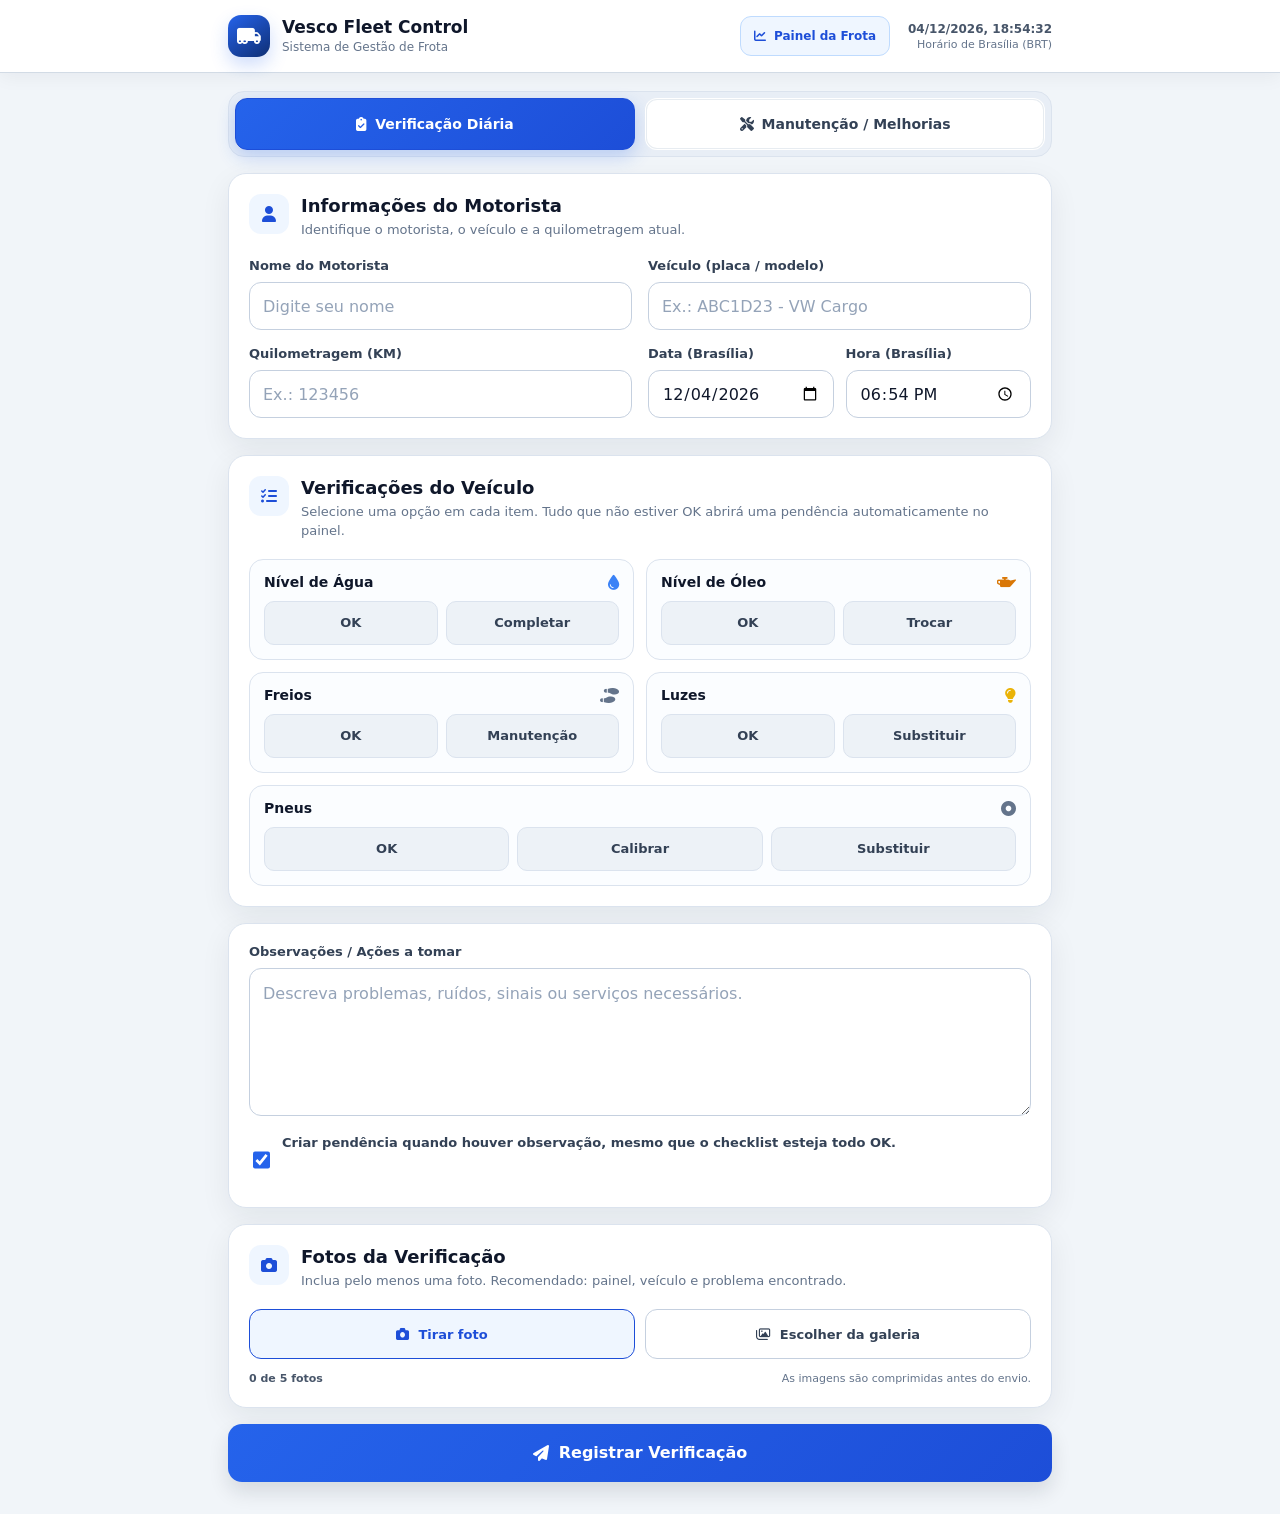
<file: index.html>
<!doctype html>
<html lang="pt-BR">
<head>
  <meta charset="utf-8">
  <meta name="viewport" content="width=device-width, initial-scale=1, viewport-fit=cover">
  <meta name="theme-color" content="#0f2f74">

  <title>Vesco Fleet Control</title>

  <link rel="icon" type="image/png" href="https://cdn.abacus.ai/images/67a2cff5-4c77-47db-9276-c31e8ad096bd.png">
  <link rel="preconnect" href="https://cdnjs.cloudflare.com">
  <link rel="stylesheet" href="https://cdnjs.cloudflare.com/ajax/libs/font-awesome/6.4.0/css/all.min.css">
  <link rel="stylesheet" href="styles.css">
  <script src="config.js"></script>
  <script src="script.js" defer></script>
</head>

<body>
  <header class="app-header">
    <div class="header-content">
      <div class="brand">
        <div class="brand-icon" aria-hidden="true">
          <i class="fa-solid fa-truck-moving"></i>
        </div>

        <div class="brand-copy">
          <strong>Vesco Fleet Control</strong>
          <span>Sistema de Gestão de Frota</span>
        </div>
      </div>

      <div class="header-actions">
        <a class="admin-shortcut" href="admin.html" title="Abrir painel administrativo">
          <i class="fa-solid fa-chart-line" aria-hidden="true"></i>
          <span>Painel da Frota</span>
        </a>
        <div class="header-clock">
          <strong id="currentDateTime">Carregando...</strong>
          <span>Horário de Brasília (BRT)</span>
        </div>
      </div>
    </div>
  </header>

  <main class="app-shell">
    <nav class="tabs" aria-label="Tipos de registro">
      <button
        id="tabCheck"
        class="tab-button tab-button--check is-active"
        type="button"
        role="tab"
        aria-selected="true"
        aria-controls="sectionCheck"
      >
        <i class="fa-solid fa-clipboard-check" aria-hidden="true"></i>
        <span>Verificação Diária</span>
      </button>

      <button
        id="tabMaint"
        class="tab-button tab-button--maintenance"
        type="button"
        role="tab"
        aria-selected="false"
        aria-controls="sectionMaint"
      >
        <i class="fa-solid fa-screwdriver-wrench" aria-hidden="true"></i>
        <span>Manutenção / Melhorias</span>
      </button>
    </nav>

    <!-- VERIFICAÇÃO DIÁRIA -->
    <section id="sectionCheck" class="tab-panel" role="tabpanel" aria-labelledby="tabCheck">
      <form id="checkForm" novalidate>
        <article class="card">
          <div class="card-heading">
            <div class="card-heading__icon card-heading__icon--blue" aria-hidden="true">
              <i class="fa-solid fa-user"></i>
            </div>

            <div>
              <h1>Informações do Motorista</h1>
              <p>Identifique o motorista, o veículo e a quilometragem atual.</p>
            </div>
          </div>

          <div class="form-grid">
            <div class="field-group">
              <label for="driverName">Nome do Motorista</label>
              <input
                id="driverName"
                name="driverName"
                type="text"
                maxlength="150"
                autocomplete="name"
                placeholder="Digite seu nome"
                required
              >
            </div>

            <div class="field-group">
              <label for="vehicleCheck">Veículo (placa / modelo)</label>
              <input
                id="vehicleCheck"
                name="vehicleCheck"
                list="vehicleOptions"
                type="text"
                maxlength="200"
                placeholder="Ex.: ABC1D23 - VW Cargo"
                required
              >
            </div>

            <div class="field-group">
              <label for="kmCheck">Quilometragem (KM)</label>
              <input
                id="kmCheck"
                name="kmCheck"
                type="number"
                min="0"
                step="1"
                inputmode="numeric"
                placeholder="Ex.: 123456"
                required
              >
            </div>

            <div class="date-time-grid">
              <div class="field-group">
                <label for="dateCheck">Data (Brasília)</label>
                <input id="dateCheck" name="dateCheck" type="date" required>
              </div>

              <div class="field-group">
                <label for="timeCheck">Hora (Brasília)</label>
                <input id="timeCheck" name="timeCheck" type="time" required>
              </div>
            </div>
          </div>
        </article>

        <article class="card">
          <div class="card-heading">
            <div class="card-heading__icon card-heading__icon--blue" aria-hidden="true">
              <i class="fa-solid fa-list-check"></i>
            </div>

            <div>
              <h2>Verificações do Veículo</h2>
              <p>Selecione uma opção em cada item. Tudo que não estiver OK abrirá uma pendência automaticamente no painel.</p>
            </div>
          </div>

          <div class="check-grid">
            <div class="check-item">
              <div class="check-item__title">
                <span>Nível de Água</span>
                <i class="fa-solid fa-droplet check-icon check-icon--water" aria-hidden="true"></i>
              </div>

              <div class="toggle-group" role="group" aria-label="Nível de água">
                <button type="button" data-field="water" data-value="ok" class="toggle-btn">OK</button>
                <button type="button" data-field="water" data-value="complete" class="toggle-btn">Completar</button>
              </div>

              <input type="hidden" id="waterStatus" value="">
            </div>

            <div class="check-item">
              <div class="check-item__title">
                <span>Nível de Óleo</span>
                <i class="fa-solid fa-oil-can check-icon check-icon--oil" aria-hidden="true"></i>
              </div>

              <div class="toggle-group" role="group" aria-label="Nível de óleo">
                <button type="button" data-field="oil" data-value="ok" class="toggle-btn">OK</button>
                <button type="button" data-field="oil" data-value="change" class="toggle-btn">Trocar</button>
              </div>

              <input type="hidden" id="oilStatus" value="">
            </div>

            <div class="check-item">
              <div class="check-item__title">
                <span>Freios</span>
                <i class="fa-solid fa-shoe-prints check-icon check-icon--neutral" aria-hidden="true"></i>
              </div>

              <div class="toggle-group" role="group" aria-label="Freios">
                <button type="button" data-field="brakes" data-value="ok" class="toggle-btn">OK</button>
                <button type="button" data-field="brakes" data-value="maintenance" class="toggle-btn">Manutenção</button>
              </div>

              <input type="hidden" id="brakesStatus" value="">
            </div>

            <div class="check-item">
              <div class="check-item__title">
                <span>Luzes</span>
                <i class="fa-solid fa-lightbulb check-icon check-icon--lights" aria-hidden="true"></i>
              </div>

              <div class="toggle-group" role="group" aria-label="Luzes">
                <button type="button" data-field="lights" data-value="ok" class="toggle-btn">OK</button>
                <button type="button" data-field="lights" data-value="replace" class="toggle-btn">Substituir</button>
              </div>

              <input type="hidden" id="lightsStatus" value="">
            </div>

            <div class="check-item check-item--wide">
              <div class="check-item__title">
                <span>Pneus</span>
                <i class="fa-solid fa-circle-dot check-icon check-icon--neutral" aria-hidden="true"></i>
              </div>

              <div class="toggle-group toggle-group--three" role="group" aria-label="Pneus">
                <button type="button" data-field="tires" data-value="ok" class="toggle-btn">OK</button>
                <button type="button" data-field="tires" data-value="pressure" class="toggle-btn">Calibrar</button>
                <button type="button" data-field="tires" data-value="replace" class="toggle-btn">Substituir</button>
              </div>

              <input type="hidden" id="tiresStatus" value="">
            </div>
          </div>
        </article>

        <article class="card">
          <div class="field-group">
            <label for="observationsCheck">Observações / Ações a tomar</label>
            <textarea
              id="observationsCheck"
              name="observationsCheck"
              rows="5"
              maxlength="2000"
              placeholder="Descreva problemas, ruídos, sinais ou serviços necessários."
            ></textarea>
            <label class="inline-check">
              <input id="createObservationPending" type="checkbox" checked>
              <span>Criar pendência quando houver observação, mesmo que o checklist esteja todo OK.</span>
            </label>
          </div>
        </article>

        <article class="card photo-card" data-photo-section="check">
          <div class="card-heading">
            <div class="card-heading__icon card-heading__icon--blue" aria-hidden="true">
              <i class="fa-solid fa-camera"></i>
            </div>

            <div>
              <h2>Fotos da Verificação</h2>
              <p>Inclua pelo menos uma foto. Recomendado: painel, veículo e problema encontrado.</p>
            </div>
          </div>

          <div class="photo-actions">
            <button type="button" class="photo-action-button" data-photo-camera="check">
              <i class="fa-solid fa-camera" aria-hidden="true"></i>
              <span>Tirar foto</span>
            </button>

            <button type="button" class="photo-action-button photo-action-button--secondary" data-photo-gallery="check">
              <i class="fa-regular fa-images" aria-hidden="true"></i>
              <span>Escolher da galeria</span>
            </button>
          </div>

          <input id="checkCameraInput" class="visually-hidden" type="file" accept="image/*" capture="environment">
          <input id="checkGalleryInput" class="visually-hidden" type="file" accept="image/*" multiple>

          <div class="photo-meta">
            <span id="checkPhotoCount">0 de 5 fotos</span>
            <span>As imagens são comprimidas antes do envio.</span>
          </div>

          <div id="checkPhotoPreview" class="photo-preview-grid" aria-live="polite"></div>
          <p id="checkPhotoError" class="photo-error" hidden>Adicione pelo menos uma foto.</p>
        </article>

        <button id="submitCheck" class="submit-button submit-button--check" type="submit">
          <i class="fa-solid fa-paper-plane" aria-hidden="true"></i>
          <span>Registrar Verificação</span>
        </button>
      </form>
    </section>

    <!-- MANUTENÇÃO / MELHORIAS -->
    <section id="sectionMaint" class="tab-panel is-hidden" role="tabpanel" aria-labelledby="tabMaint" hidden>
      <form id="maintenanceForm" novalidate>
        <article class="card">
          <div class="card-heading">
            <div class="card-heading__icon card-heading__icon--amber" aria-hidden="true">
              <i class="fa-solid fa-screwdriver-wrench"></i>
            </div>

            <div>
              <h2>Registrar Manutenção / Melhoria</h2>
              <p>A solicitação entra imediatamente no painel como pendência, com prazo e responsável.</p>
            </div>
          </div>

          <div class="form-grid">
            <div class="field-group">
              <label for="responsible">Responsável</label>
              <input
                id="responsible"
                name="responsible"
                type="text"
                maxlength="150"
                placeholder="Nome do solicitante"
                required
              >
            </div>

            <div class="field-group">
              <label for="vehicleMaint">Veículo (placa / modelo)</label>
              <input
                id="vehicleMaint"
                name="vehicleMaint"
                list="vehicleOptions"
                type="text"
                maxlength="200"
                placeholder="Ex.: ABC1D23 - Ford Cargo"
                required
              >
            </div>

            <div class="field-group">
              <label for="kmMaint">Quilometragem (KM)</label>
              <input
                id="kmMaint"
                name="kmMaint"
                type="number"
                min="0"
                step="1"
                inputmode="numeric"
                placeholder="Ex.: 123456"
                required
              >
            </div>

            <div class="date-time-grid">
              <div class="field-group">
                <label for="dateMaint">Data (Brasília)</label>
                <input id="dateMaint" name="dateMaint" type="date" required>
              </div>

              <div class="field-group">
                <label for="timeMaint">Hora (Brasília)</label>
                <input id="timeMaint" name="timeMaint" type="time" required>
              </div>
            </div>

            <div class="field-group">
              <label for="maintenanceType">Tipo</label>
              <select id="maintenanceType" name="maintenanceType" required>
                <option value="">Selecione</option>
                <option value="preventiva">Preventiva</option>
                <option value="corretiva">Corretiva</option>
                <option value="melhoria">Melhoria</option>
                <option value="troca">Troca de Peças</option>
              </select>
            </div>

            <div class="field-group">
              <label for="priority">Prioridade</label>
              <select id="priority" name="priority" required>
                <option value="">Selecione</option>
                <option value="alta">Alta</option>
                <option value="media">Média</option>
                <option value="baixa">Baixa</option>
              </select>
            </div>

            <div class="field-group">
              <label for="maintenanceCategory">Categoria</label>
              <select id="maintenanceCategory" name="maintenanceCategory" required>
                <option value="">Selecione</option>
                <option value="Óleo e filtros">Óleo e filtros</option>
                <option value="Pneus">Pneus</option>
                <option value="Freios">Freios</option>
                <option value="Suspensão">Suspensão</option>
                <option value="Motor">Motor</option>
                <option value="Arrefecimento">Arrefecimento</option>
                <option value="Elétrica / Luzes">Elétrica / Luzes</option>
                <option value="Funilaria">Funilaria</option>
                <option value="Documentação">Documentação</option>
                <option value="Outros">Outros</option>
              </select>
            </div>

            <div class="field-group">
              <label for="dueDateMaint">Prazo para resolver</label>
              <input id="dueDateMaint" name="dueDateMaint" type="date" required>
            </div>

            <div class="field-group">
              <label for="assignedTo">Responsável por resolver</label>
              <input id="assignedTo" name="assignedTo" type="text" maxlength="150" placeholder="Opcional">
            </div>

            <div class="field-group field-group--full">
              <label for="description">Descrição detalhada</label>
              <textarea
                id="description"
                name="description"
                rows="5"
                maxlength="3000"
                placeholder="Descreva o problema, serviço necessário ou melhoria."
                required
              ></textarea>
            </div>

            <div class="field-group">
              <label for="cost">Custo estimado (R$)</label>
              <input
                id="cost"
                name="cost"
                type="number"
                step="0.01"
                min="0"
                inputmode="decimal"
                placeholder="Opcional"
              >
            </div>
          </div>
        </article>

        <article class="card photo-card" data-photo-section="maintenance">
          <div class="card-heading">
            <div class="card-heading__icon card-heading__icon--amber" aria-hidden="true">
              <i class="fa-solid fa-camera"></i>
            </div>

            <div>
              <h2>Fotos da Manutenção</h2>
              <p>Inclua pelo menos uma foto mostrando o problema, peça ou melhoria solicitada.</p>
            </div>
          </div>

          <div class="photo-actions">
            <button type="button" class="photo-action-button photo-action-button--amber" data-photo-camera="maintenance">
              <i class="fa-solid fa-camera" aria-hidden="true"></i>
              <span>Tirar foto</span>
            </button>

            <button type="button" class="photo-action-button photo-action-button--secondary" data-photo-gallery="maintenance">
              <i class="fa-regular fa-images" aria-hidden="true"></i>
              <span>Escolher da galeria</span>
            </button>
          </div>

          <input id="maintenanceCameraInput" class="visually-hidden" type="file" accept="image/*" capture="environment">
          <input id="maintenanceGalleryInput" class="visually-hidden" type="file" accept="image/*" multiple>

          <div class="photo-meta">
            <span id="maintenancePhotoCount">0 de 5 fotos</span>
            <span>As imagens são comprimidas antes do envio.</span>
          </div>

          <div id="maintenancePhotoPreview" class="photo-preview-grid" aria-live="polite"></div>
          <p id="maintenancePhotoError" class="photo-error" hidden>Adicione pelo menos uma foto.</p>
        </article>

        <button id="submitMaint" class="submit-button submit-button--maintenance" type="submit">
          <i class="fa-solid fa-plus" aria-hidden="true"></i>
          <span>Registrar Solicitação</span>
        </button>
      </form>
    </section>
  </main>

  <datalist id="vehicleOptions"></datalist>

  <div id="toast" class="toast" role="status" aria-live="polite" aria-atomic="true">
    <i id="toastIcon" class="fa-solid fa-circle-check" aria-hidden="true"></i>
    <span id="toastMessage">Operação concluída</span>
  </div>

  <dialog id="resultDialog" class="result-dialog">
    <div class="result-dialog__content">
      <button id="closeResultDialog" class="dialog-close" type="button" aria-label="Fechar">
        <i class="fa-solid fa-xmark" aria-hidden="true"></i>
      </button>

      <div class="result-success-icon" aria-hidden="true">
        <i class="fa-solid fa-circle-check"></i>
      </div>

      <h2>Registro concluído</h2>
      <p>O relatório e as fotos foram salvos com sucesso.</p>

      <dl class="result-summary">
        <div>
          <dt>Protocolo</dt>
          <dd id="resultProtocol">-</dd>
        </div>
        <div>
          <dt>Veículo</dt>
          <dd id="resultVehicle">-</dd>
        </div>
        <div>
          <dt>Fotos</dt>
          <dd id="resultPhotoCount">-</dd>
        </div>
        <div>
          <dt>Pendências</dt>
          <dd id="resultPendingCount">0</dd>
        </div>
      </dl>

      <p id="resultSharingNotice" class="sharing-notice" hidden></p>

      <div class="result-actions">
        <button id="shareWhatsAppButton" class="result-button result-button--whatsapp" type="button">
          <i class="fa-brands fa-whatsapp" aria-hidden="true"></i>
          <span>Compartilhar no WhatsApp</span>
        </button>

        <a id="openPhotosButton" class="result-button result-button--secondary" href="#" target="_blank" rel="noopener">
          <i class="fa-regular fa-images" aria-hidden="true"></i>
          <span>Abrir fotos</span>
        </a>

        <button id="newRecordButton" class="result-button result-button--plain" type="button">
          Fazer novo registro
        </button>
      </div>
    </div>
  </dialog>
</body>
</html>
</file>
<file: styles.css>
:root {
  --page-bg: #f1f5f9;
  --card-bg: #ffffff;
  --text: #0f172a;
  --text-soft: #475569;
  --muted: #64748b;
  --border: #dbe3ee;
  --border-strong: #c5d0df;
  --blue: #2563eb;
  --blue-dark: #1d4ed8;
  --blue-deep: #0f2f74;
  --blue-soft: #eff6ff;
  --amber: #d97706;
  --amber-dark: #b45309;
  --amber-soft: #fff7ed;
  --green: #16a34a;
  --green-dark: #15803d;
  --red: #dc2626;
  --red-dark: #b91c1c;
  --shadow-card: 0 10px 30px rgba(15, 23, 42, 0.07);
  --shadow-button: 0 10px 20px rgba(15, 23, 42, 0.12);
}

* {
  box-sizing: border-box;
}

html {
  min-width: 320px;
  min-height: 100%;
  background: var(--page-bg);
}

body {
  min-height: 100vh;
  margin: 0;
  background: var(--page-bg);
  color: var(--text);
  font-family: Inter, ui-sans-serif, system-ui, -apple-system, BlinkMacSystemFont, "Segoe UI", sans-serif;
  -webkit-font-smoothing: antialiased;
  -moz-osx-font-smoothing: grayscale;
}

button,
input,
select,
textarea {
  font: inherit;
}

button {
  -webkit-tap-highlight-color: transparent;
}

button:focus-visible,
input:focus-visible,
select:focus-visible,
textarea:focus-visible {
  outline: 3px solid rgba(37, 99, 235, 0.22);
  outline-offset: 2px;
}

.app-header {
  position: sticky;
  top: 0;
  z-index: 20;
  border-bottom: 1px solid rgba(203, 213, 225, 0.85);
  background: rgba(255, 255, 255, 0.96);
  box-shadow: 0 4px 18px rgba(15, 23, 42, 0.05);
  backdrop-filter: blur(12px);
}

.header-content {
  width: min(100%, 860px);
  min-height: 72px;
  margin: 0 auto;
  padding: 12px 18px;
  display: flex;
  align-items: center;
  justify-content: space-between;
  gap: 18px;
}

.brand {
  min-width: 0;
  display: flex;
  align-items: center;
  gap: 12px;
}

.brand-icon {
  width: 42px;
  height: 42px;
  flex: 0 0 42px;
  display: grid;
  place-items: center;
  border-radius: 13px;
  background: linear-gradient(145deg, var(--blue), var(--blue-deep));
  color: #ffffff;
  font-size: 19px;
  box-shadow: 0 8px 18px rgba(37, 99, 235, 0.22);
}

.brand-copy {
  min-width: 0;
  display: flex;
  flex-direction: column;
}

.brand-copy strong {
  overflow: hidden;
  color: var(--text);
  font-size: 17px;
  line-height: 1.25;
  text-overflow: ellipsis;
  white-space: nowrap;
}

.brand-copy span {
  margin-top: 2px;
  color: var(--muted);
  font-size: 12px;
  line-height: 1.2;
}

.header-clock {
  flex: 0 0 auto;
  display: flex;
  flex-direction: column;
  align-items: flex-end;
  color: var(--text-soft);
  text-align: right;
}

.header-clock strong {
  font-size: 12px;
  font-weight: 700;
  white-space: nowrap;
}

.header-clock span {
  margin-top: 2px;
  color: var(--muted);
  font-size: 11px;
  white-space: nowrap;
}

.app-shell {
  width: min(100%, 860px);
  margin: 0 auto;
  padding: 18px 18px calc(32px + env(safe-area-inset-bottom));
}

.tabs {
  display: grid;
  grid-template-columns: repeat(2, minmax(0, 1fr));
  gap: 10px;
  margin-bottom: 16px;
  padding: 6px;
  border: 1px solid var(--border);
  border-radius: 16px;
  background: #e8eef6;
}

.tab-button {
  width: 100%;
  min-height: 52px;
  padding: 10px 12px;
  display: flex;
  align-items: center;
  justify-content: center;
  gap: 8px;
  border: 1px solid transparent;
  border-radius: 12px;
  background: #ffffff;
  color: #334155;
  font-size: 14px;
  font-weight: 750;
  line-height: 1.2;
  cursor: pointer;
  transition: transform 0.18s ease, background-color 0.18s ease, border-color 0.18s ease, color 0.18s ease, box-shadow 0.18s ease;
}

.tab-button:hover {
  border-color: var(--border-strong);
  transform: translateY(-1px);
}

.tab-button--check.is-active {
  border-color: var(--blue-dark);
  background: linear-gradient(135deg, var(--blue), var(--blue-dark));
  color: #ffffff;
  box-shadow: 0 7px 18px rgba(37, 99, 235, 0.24);
}

.tab-button--maintenance.is-active {
  border-color: var(--amber-dark);
  background: linear-gradient(135deg, #f59e0b, var(--amber));
  color: #ffffff;
  box-shadow: 0 7px 18px rgba(217, 119, 6, 0.22);
}

.tab-button:not(.is-active) {
  background: #ffffff;
  color: #334155;
  box-shadow: inset 0 0 0 1px rgba(203, 213, 225, 0.45);
}

.tab-panel.is-hidden,
.tab-panel[hidden] {
  display: none !important;
}

form {
  display: grid;
  gap: 16px;
}

.card {
  padding: 20px;
  border: 1px solid var(--border);
  border-radius: 18px;
  background: var(--card-bg);
  box-shadow: var(--shadow-card);
}

.card-heading {
  margin-bottom: 18px;
  display: flex;
  align-items: flex-start;
  gap: 12px;
}

.card-heading__icon {
  width: 40px;
  height: 40px;
  flex: 0 0 40px;
  display: grid;
  place-items: center;
  border-radius: 12px;
  font-size: 16px;
}

.card-heading__icon--blue {
  background: var(--blue-soft);
  color: var(--blue-dark);
}

.card-heading__icon--amber {
  background: var(--amber-soft);
  color: var(--amber-dark);
}

.card-heading h1,
.card-heading h2 {
  margin: 0;
  color: var(--text);
  font-size: 18px;
  line-height: 1.3;
}

.card-heading p {
  margin: 4px 0 0;
  color: var(--muted);
  font-size: 13px;
  line-height: 1.45;
}

.form-grid {
  display: grid;
  grid-template-columns: repeat(2, minmax(0, 1fr));
  gap: 16px;
}

.date-time-grid {
  display: grid;
  grid-template-columns: repeat(2, minmax(0, 1fr));
  gap: 12px;
}

.field-group {
  min-width: 0;
  display: flex;
  flex-direction: column;
  gap: 7px;
}

.field-group--full {
  grid-column: 1 / -1;
}

.field-group label {
  color: #334155;
  font-size: 13px;
  font-weight: 700;
  line-height: 1.3;
}

input,
select,
textarea {
  width: 100%;
  border: 1px solid var(--border-strong);
  border-radius: 12px;
  background: #ffffff;
  color: var(--text);
  transition: border-color 0.18s ease, box-shadow 0.18s ease, background-color 0.18s ease;
}

input,
select {
  min-height: 48px;
  padding: 0 13px;
}

textarea {
  min-height: 120px;
  padding: 13px;
  line-height: 1.5;
  resize: vertical;
}

input::placeholder,
textarea::placeholder {
  color: #94a3b8;
}

input:hover,
select:hover,
textarea:hover {
  border-color: #aebccc;
}

input:focus,
select:focus,
textarea:focus {
  border-color: var(--blue);
  box-shadow: 0 0 0 4px rgba(37, 99, 235, 0.1);
  outline: none;
}

input.is-invalid,
select.is-invalid,
textarea.is-invalid {
  border-color: var(--red);
  background: #fff7f7;
  box-shadow: 0 0 0 4px rgba(220, 38, 38, 0.08);
}

.check-grid {
  display: grid;
  grid-template-columns: repeat(2, minmax(0, 1fr));
  gap: 12px;
}

.check-item {
  min-width: 0;
  padding: 14px;
  border: 1px solid var(--border);
  border-radius: 14px;
  background: #fbfdff;
}

.check-item--wide {
  grid-column: 1 / -1;
}

.check-item__title {
  margin-bottom: 11px;
  display: flex;
  align-items: center;
  justify-content: space-between;
  gap: 10px;
  color: var(--text);
  font-size: 14px;
  font-weight: 750;
}

.check-icon {
  font-size: 15px;
}

.check-icon--water {
  color: #3b82f6;
}

.check-icon--oil {
  color: #d97706;
}

.check-icon--lights {
  color: #eab308;
}

.check-icon--neutral {
  color: #64748b;
}

.toggle-group {
  display: grid;
  grid-template-columns: repeat(2, minmax(0, 1fr));
  gap: 8px;
}

.toggle-group--three {
  grid-template-columns: repeat(3, minmax(0, 1fr));
}

.toggle-btn {
  min-height: 44px;
  padding: 9px 10px;
  border: 1px solid var(--border);
  border-radius: 10px;
  background: #edf2f7;
  color: #334155;
  font-size: 13px;
  font-weight: 750;
  line-height: 1.2;
  cursor: pointer;
  transition: transform 0.16s ease, background-color 0.16s ease, border-color 0.16s ease, color 0.16s ease, box-shadow 0.16s ease;
}

.toggle-btn:hover {
  border-color: #aab9cb;
  background: #e5edf7;
}

.toggle-btn:active {
  transform: scale(0.98);
}

.toggle-btn.is-active[data-value="ok"] {
  border-color: var(--green-dark);
  background: linear-gradient(135deg, #22c55e, var(--green));
  color: #ffffff;
  box-shadow: 0 7px 15px rgba(22, 163, 74, 0.2);
}

.toggle-btn.is-active:not([data-value="ok"]) {
  border-color: var(--amber-dark);
  background: linear-gradient(135deg, #f59e0b, var(--amber));
  color: #ffffff;
  box-shadow: 0 7px 15px rgba(217, 119, 6, 0.2);
}

.check-item.has-error {
  border-color: var(--red);
  background: #fff8f8;
  box-shadow: 0 0 0 3px rgba(220, 38, 38, 0.07);
}

.submit-button {
  min-height: 58px;
  padding: 14px 20px;
  display: flex;
  align-items: center;
  justify-content: center;
  gap: 10px;
  border: 0;
  border-radius: 14px;
  color: #ffffff;
  font-size: 16px;
  font-weight: 800;
  cursor: pointer;
  box-shadow: var(--shadow-button);
  transition: transform 0.18s ease, filter 0.18s ease, opacity 0.18s ease;
}

.submit-button--check {
  background: linear-gradient(135deg, var(--blue), var(--blue-dark));
}

.submit-button--maintenance {
  background: linear-gradient(135deg, #f59e0b, var(--amber));
}

.submit-button:hover:not(:disabled) {
  filter: brightness(1.04);
  transform: translateY(-1px);
}

.submit-button:active:not(:disabled) {
  transform: scale(0.99);
}

.submit-button:disabled {
  cursor: wait;
  opacity: 0.68;
}

.toast {
  position: fixed;
  left: 50%;
  bottom: calc(22px + env(safe-area-inset-bottom));
  z-index: 60;
  width: min(calc(100% - 32px), 460px);
  min-height: 52px;
  padding: 13px 16px;
  display: flex;
  align-items: center;
  justify-content: center;
  gap: 10px;
  border-radius: 14px;
  background: var(--green);
  color: #ffffff;
  font-size: 14px;
  font-weight: 750;
  text-align: center;
  box-shadow: 0 16px 34px rgba(15, 23, 42, 0.22);
  opacity: 0;
  pointer-events: none;
  transform: translate(-50%, 140%);
  transition: transform 0.28s ease, opacity 0.28s ease, background-color 0.18s ease;
}

.toast.is-visible {
  opacity: 1;
  transform: translate(-50%, 0);
}

.toast.is-error {
  background: var(--red);
}

.toast.is-warning {
  background: var(--amber);
}

@media (max-width: 720px) {
  .header-content {
    padding: 11px 14px;
  }

  .app-shell {
    padding: 14px 12px calc(28px + env(safe-area-inset-bottom));
  }

  .card {
    padding: 16px;
    border-radius: 16px;
  }

  .form-grid,
  .check-grid {
    grid-template-columns: 1fr;
  }

  .check-item--wide,
  .field-group--full {
    grid-column: auto;
  }
}

@media (max-width: 520px) {
  .header-content {
    gap: 10px;
  }

  .brand-icon {
    width: 38px;
    height: 38px;
    flex-basis: 38px;
    border-radius: 11px;
    font-size: 17px;
  }

  .brand-copy strong {
    font-size: 14px;
  }

  .brand-copy span {
    font-size: 10px;
  }

  .header-clock strong {
    font-size: 10px;
  }

  .header-clock span {
    font-size: 9px;
  }

  .tabs {
    gap: 6px;
    padding: 5px;
  }

  .tab-button {
    min-height: 54px;
    padding: 8px 7px;
    flex-direction: column;
    gap: 4px;
    font-size: 12px;
  }

  .date-time-grid {
    grid-template-columns: 1fr;
  }

  .toggle-group--three {
    grid-template-columns: 1fr;
  }

  .toggle-btn {
    min-height: 46px;
  }
}

@media (prefers-reduced-motion: reduce) {
  *,
  *::before,
  *::after {
    scroll-behavior: auto !important;
    transition-duration: 0.01ms !important;
    animation-duration: 0.01ms !important;
    animation-iteration-count: 1 !important;
  }
}

/* Upload e visualização de fotos */
.visually-hidden {
  position: absolute !important;
  width: 1px !important;
  height: 1px !important;
  padding: 0 !important;
  margin: -1px !important;
  overflow: hidden !important;
  clip: rect(0, 0, 0, 0) !important;
  white-space: nowrap !important;
  border: 0 !important;
}

.photo-card {
  overflow: hidden;
}

.photo-actions {
  display: grid;
  grid-template-columns: repeat(2, minmax(0, 1fr));
  gap: 10px;
}

.photo-action-button {
  min-height: 50px;
  padding: 11px 14px;
  display: flex;
  align-items: center;
  justify-content: center;
  gap: 9px;
  border: 1px solid var(--blue-dark);
  border-radius: 12px;
  background: var(--blue-soft);
  color: var(--blue-dark);
  font-size: 13px;
  font-weight: 800;
  cursor: pointer;
  transition: transform 0.18s ease, background-color 0.18s ease, border-color 0.18s ease, box-shadow 0.18s ease;
}

.photo-action-button:hover {
  border-color: var(--blue);
  background: #dbeafe;
  box-shadow: 0 7px 16px rgba(37, 99, 235, 0.12);
  transform: translateY(-1px);
}

.photo-action-button:active {
  transform: scale(0.99);
}

.photo-action-button--amber {
  border-color: var(--amber-dark);
  background: var(--amber-soft);
  color: var(--amber-dark);
}

.photo-action-button--amber:hover {
  border-color: var(--amber);
  background: #ffedd5;
  box-shadow: 0 7px 16px rgba(217, 119, 6, 0.12);
}

.photo-action-button--secondary {
  border-color: var(--border-strong);
  background: #ffffff;
  color: #334155;
}

.photo-action-button--secondary:hover {
  border-color: #94a3b8;
  background: #f8fafc;
  box-shadow: 0 7px 16px rgba(15, 23, 42, 0.08);
}

.photo-meta {
  margin-top: 12px;
  display: flex;
  align-items: center;
  justify-content: space-between;
  gap: 12px;
  color: var(--muted);
  font-size: 11px;
  line-height: 1.4;
}

.photo-meta span:first-child {
  color: var(--text-soft);
  font-weight: 800;
  white-space: nowrap;
}

.photo-preview-grid {
  margin-top: 13px;
  display: grid;
  grid-template-columns: repeat(3, minmax(0, 1fr));
  gap: 10px;
}

.photo-preview-grid:empty {
  display: none;
}

.photo-preview-item {
  position: relative;
  min-width: 0;
  overflow: hidden;
  border: 1px solid var(--border);
  border-radius: 12px;
  background: #e2e8f0;
  aspect-ratio: 4 / 3;
}

.photo-preview-item img {
  width: 100%;
  height: 100%;
  display: block;
  object-fit: cover;
}

.photo-preview-remove {
  position: absolute;
  top: 6px;
  right: 6px;
  width: 32px;
  height: 32px;
  display: grid;
  place-items: center;
  border: 0;
  border-radius: 999px;
  background: rgba(15, 23, 42, 0.82);
  color: #ffffff;
  cursor: pointer;
  box-shadow: 0 4px 10px rgba(15, 23, 42, 0.24);
}

.photo-preview-remove:hover {
  background: var(--red);
}

.photo-preview-size {
  position: absolute;
  left: 6px;
  bottom: 6px;
  padding: 4px 7px;
  border-radius: 999px;
  background: rgba(15, 23, 42, 0.76);
  color: #ffffff;
  font-size: 10px;
  font-weight: 750;
}

.photo-card.has-error {
  border-color: var(--red);
  background: #fffafa;
  box-shadow: 0 0 0 3px rgba(220, 38, 38, 0.07);
}

.photo-error {
  margin: 10px 0 0;
  color: var(--red);
  font-size: 12px;
  font-weight: 750;
}

/* Janela de confirmação e compartilhamento */
.result-dialog {
  width: min(calc(100% - 28px), 500px);
  padding: 0;
  border: 0;
  border-radius: 20px;
  background: transparent;
  color: var(--text);
  box-shadow: 0 24px 70px rgba(15, 23, 42, 0.3);
}

.result-dialog::backdrop {
  background: rgba(15, 23, 42, 0.68);
  backdrop-filter: blur(4px);
}

.result-dialog__content {
  position: relative;
  padding: 28px;
  border: 1px solid rgba(255, 255, 255, 0.72);
  border-radius: 20px;
  background: #ffffff;
  text-align: center;
}

.dialog-close {
  position: absolute;
  top: 13px;
  right: 13px;
  width: 38px;
  height: 38px;
  display: grid;
  place-items: center;
  border: 1px solid var(--border);
  border-radius: 999px;
  background: #f8fafc;
  color: #475569;
  cursor: pointer;
}

.dialog-close:hover {
  background: #e2e8f0;
  color: var(--text);
}

.result-success-icon {
  margin: 0 auto 13px;
  color: var(--green);
  font-size: 50px;
  line-height: 1;
}

.result-dialog h2 {
  margin: 0;
  font-size: 22px;
  line-height: 1.25;
}

.result-dialog__content > p {
  margin: 7px 0 0;
  color: var(--muted);
  font-size: 13px;
  line-height: 1.5;
}

.result-summary {
  margin: 20px 0 0;
  padding: 4px 0;
  border: 1px solid var(--border);
  border-radius: 14px;
  background: #f8fafc;
  text-align: left;
}

.result-summary > div {
  padding: 11px 13px;
  display: grid;
  grid-template-columns: 94px minmax(0, 1fr);
  gap: 10px;
  border-bottom: 1px solid var(--border);
}

.result-summary > div:last-child {
  border-bottom: 0;
}

.result-summary dt {
  color: var(--muted);
  font-size: 12px;
  font-weight: 700;
}

.result-summary dd {
  min-width: 0;
  margin: 0;
  overflow-wrap: anywhere;
  color: var(--text);
  font-size: 13px;
  font-weight: 800;
}

.sharing-notice {
  margin-top: 13px !important;
  padding: 10px 12px;
  border: 1px solid #fed7aa;
  border-radius: 11px;
  background: #fff7ed;
  color: #9a3412 !important;
  font-size: 11px !important;
  font-weight: 700;
  text-align: left;
}

.result-actions {
  margin-top: 18px;
  display: grid;
  gap: 9px;
}

.result-button {
  min-height: 50px;
  padding: 12px 16px;
  display: flex;
  align-items: center;
  justify-content: center;
  gap: 9px;
  border: 0;
  border-radius: 12px;
  font-size: 14px;
  font-weight: 800;
  text-decoration: none;
  cursor: pointer;
}

.result-button--whatsapp {
  background: #16a34a;
  color: #ffffff;
  box-shadow: 0 9px 18px rgba(22, 163, 74, 0.18);
}

.result-button--whatsapp:hover {
  background: #15803d;
}

.result-button--secondary {
  border: 1px solid var(--border-strong);
  background: #ffffff;
  color: #334155;
}

.result-button--secondary:hover {
  background: #f8fafc;
}

.result-button--plain {
  min-height: 42px;
  background: transparent;
  color: var(--muted);
}

.result-button--plain:hover {
  background: #f1f5f9;
  color: var(--text);
}

@media (max-width: 560px) {
  .photo-actions {
    grid-template-columns: 1fr;
  }

  .photo-preview-grid {
    grid-template-columns: repeat(2, minmax(0, 1fr));
  }

  .photo-meta {
    align-items: flex-start;
    flex-direction: column;
    gap: 3px;
  }

  .result-dialog__content {
    padding: 25px 18px 20px;
  }
}


/* Recursos da versão com painel administrativo */
.header-actions {
  display: flex;
  align-items: center;
  justify-content: flex-end;
  gap: 18px;
}

.admin-shortcut {
  min-height: 40px;
  padding: 9px 13px;
  display: inline-flex;
  align-items: center;
  gap: 8px;
  border: 1px solid #bfdbfe;
  border-radius: 11px;
  background: #eff6ff;
  color: #1d4ed8;
  font-size: 12px;
  font-weight: 800;
  text-decoration: none;
  transition: 0.2s ease;
}

.admin-shortcut:hover {
  border-color: #93c5fd;
  background: #dbeafe;
  transform: translateY(-1px);
}

.inline-check {
  margin-top: 12px;
  display: flex;
  align-items: flex-start;
  gap: 9px;
  color: #475569;
  font-size: 12px;
  line-height: 1.45;
  cursor: pointer;
}

.inline-check input {
  width: 17px;
  height: 17px;
  margin-top: 1px;
  accent-color: #2563eb;
}

@media (max-width: 700px) {
  .header-actions { gap: 8px; }
  .admin-shortcut span { display: none; }
  .admin-shortcut { width: 40px; padding: 0; justify-content: center; }
}
</file>
